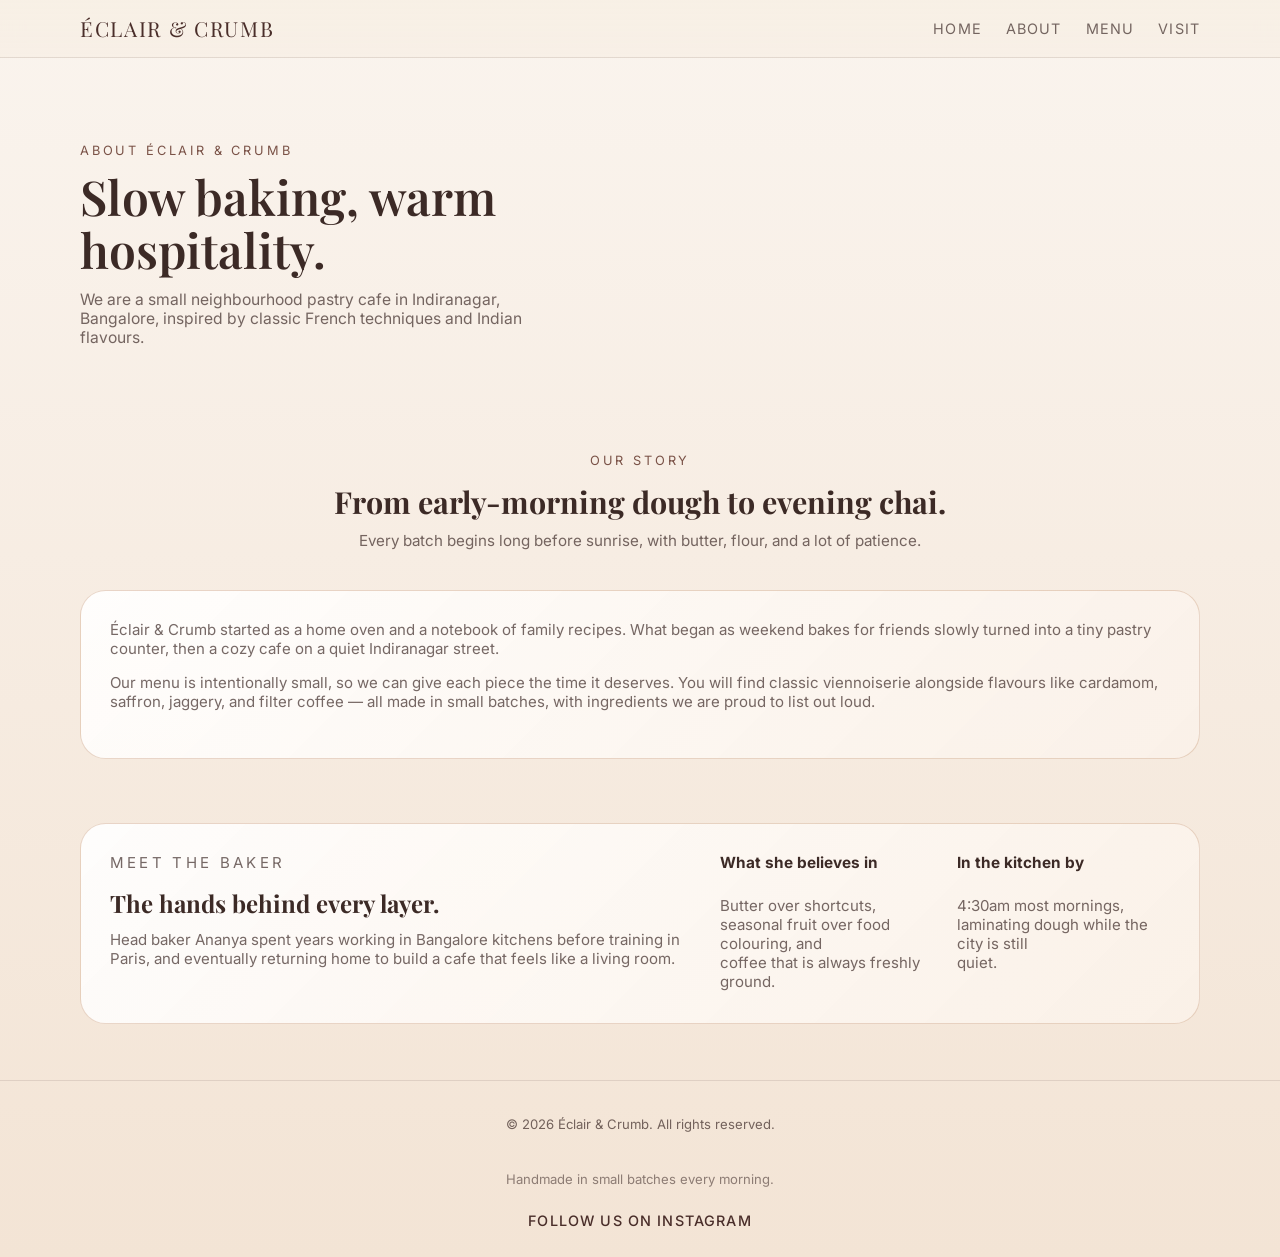
<file: about.html>
<!DOCTYPE html>
<html lang="en">
  <head>
    <!-- Google tag (gtag.js) -->
<script async src="https://www.googletagmanager.com/gtag/js?id=G-V8582F1HS0"></script>
<script>
  window.dataLayer = window.dataLayer || [];
  function gtag(){dataLayer.push(arguments);}
  gtag('js', new Date());

  gtag('config', 'G-V8582F1HS0');
</script>
    <meta charset="UTF-8" />
    <meta name="viewport" content="width=device-width, initial-scale=1.0" />
    <title>About | Éclair &amp; Crumb</title>
    <link rel="stylesheet" href="style.css" />
    <link rel="preconnect" href="https://fonts.googleapis.com" />
    <link rel="preconnect" href="https://fonts.gstatic.com" crossorigin />
    <link
      href="https://fonts.googleapis.com/css2?family=Playfair+Display:wght@500;600&family=Inter:wght@300;400;500&display=swap"
      rel="stylesheet"
    />
  </head>
  <body>
    <header class="site-header">
      <div class="container header-inner">
        <div class="logo">Éclair &amp; Crumb</div>
        <nav class="nav">
          <a href="index.html#hero">Home</a>
          <a href="about.html">About</a>
          <a href="menu-full.html">Menu</a>
          <a href="index.html#visit">Visit</a>
        </nav>
      </div>
    </header>

    <main>
      <section class="hero">
        <div class="container hero-inner">
          <div class="hero-text">
            <p class="eyebrow">About Éclair &amp; Crumb</p>
            <h1>Slow baking, warm hospitality.</h1>
            <p class="hero-subtitle">
              We are a small neighbourhood pastry cafe in Indiranagar, Bangalore,
              inspired by classic French techniques and Indian flavours.
            </p>
          </div>
        </div>
      </section>

      <section class="menu">
        <div class="container">
          <header class="section-header">
            <p class="eyebrow">Our Story</p>
            <h2>From early-morning dough to evening chai.</h2>
            <p class="section-subtitle">
              Every batch begins long before sunrise, with butter, flour, and a
              lot of patience.
            </p>
          </header>

          <div class="visit-inner">
            <div>
              <p>
                Éclair &amp; Crumb started as a home oven and a notebook of
                family recipes. What began as weekend bakes for friends slowly
                turned into a tiny pastry counter, then a cozy cafe on a quiet
                Indiranagar street.
              </p>
              <p>
                Our menu is intentionally small, so we can give each piece the
                time it deserves. You will find classic viennoiserie alongside
                flavours like cardamom, saffron, jaggery, and filter coffee —
                all made in small batches, with ingredients we are proud to list
                out loud.
              </p>
            </div>
          </div>
        </div>
      </section>

      <section class="visit">
        <div class="container visit-inner">
          <div>
            <p class="eyebrow">Meet the Baker</p>
            <h2>The hands behind every layer.</h2>
            <p>
              Head baker Ananya spent years working in Bangalore kitchens before
              training in Paris, and eventually returning home to build a cafe
              that feels like a living room.
            </p>
          </div>
          <div class="visit-details">
            <div>
              <h3>What she believes in</h3>
              <p>
                Butter over shortcuts, seasonal fruit over food colouring, and
                coffee that is always freshly ground.
              </p>
            </div>
            <div>
              <h3>In the kitchen by</h3>
              <p>
                4:30am most mornings, laminating dough while the city is still
                quiet.
              </p>
            </div>
          </div>
        </div>
      </section>
    </main>

    <footer class="site-footer">
      <div class="container footer-inner">
        <p>© <span id="year"></span> Éclair &amp; Crumb. All rights reserved.</p>
        <p class="footnote">Handmade in small batches every morning.</p>
        <a
          href="https://instagram.com/eclairandcrumb"
          class="social-link"
          target="_blank"
          rel="noopener noreferrer"
          >Follow us on Instagram</a
        >
      </div>
    </footer>

    <script>
      const yearSpan = document.getElementById("year");
      if (yearSpan) {
        yearSpan.textContent = new Date().getFullYear().toString();
      }
    </script>
  </body>
</html>
</file>
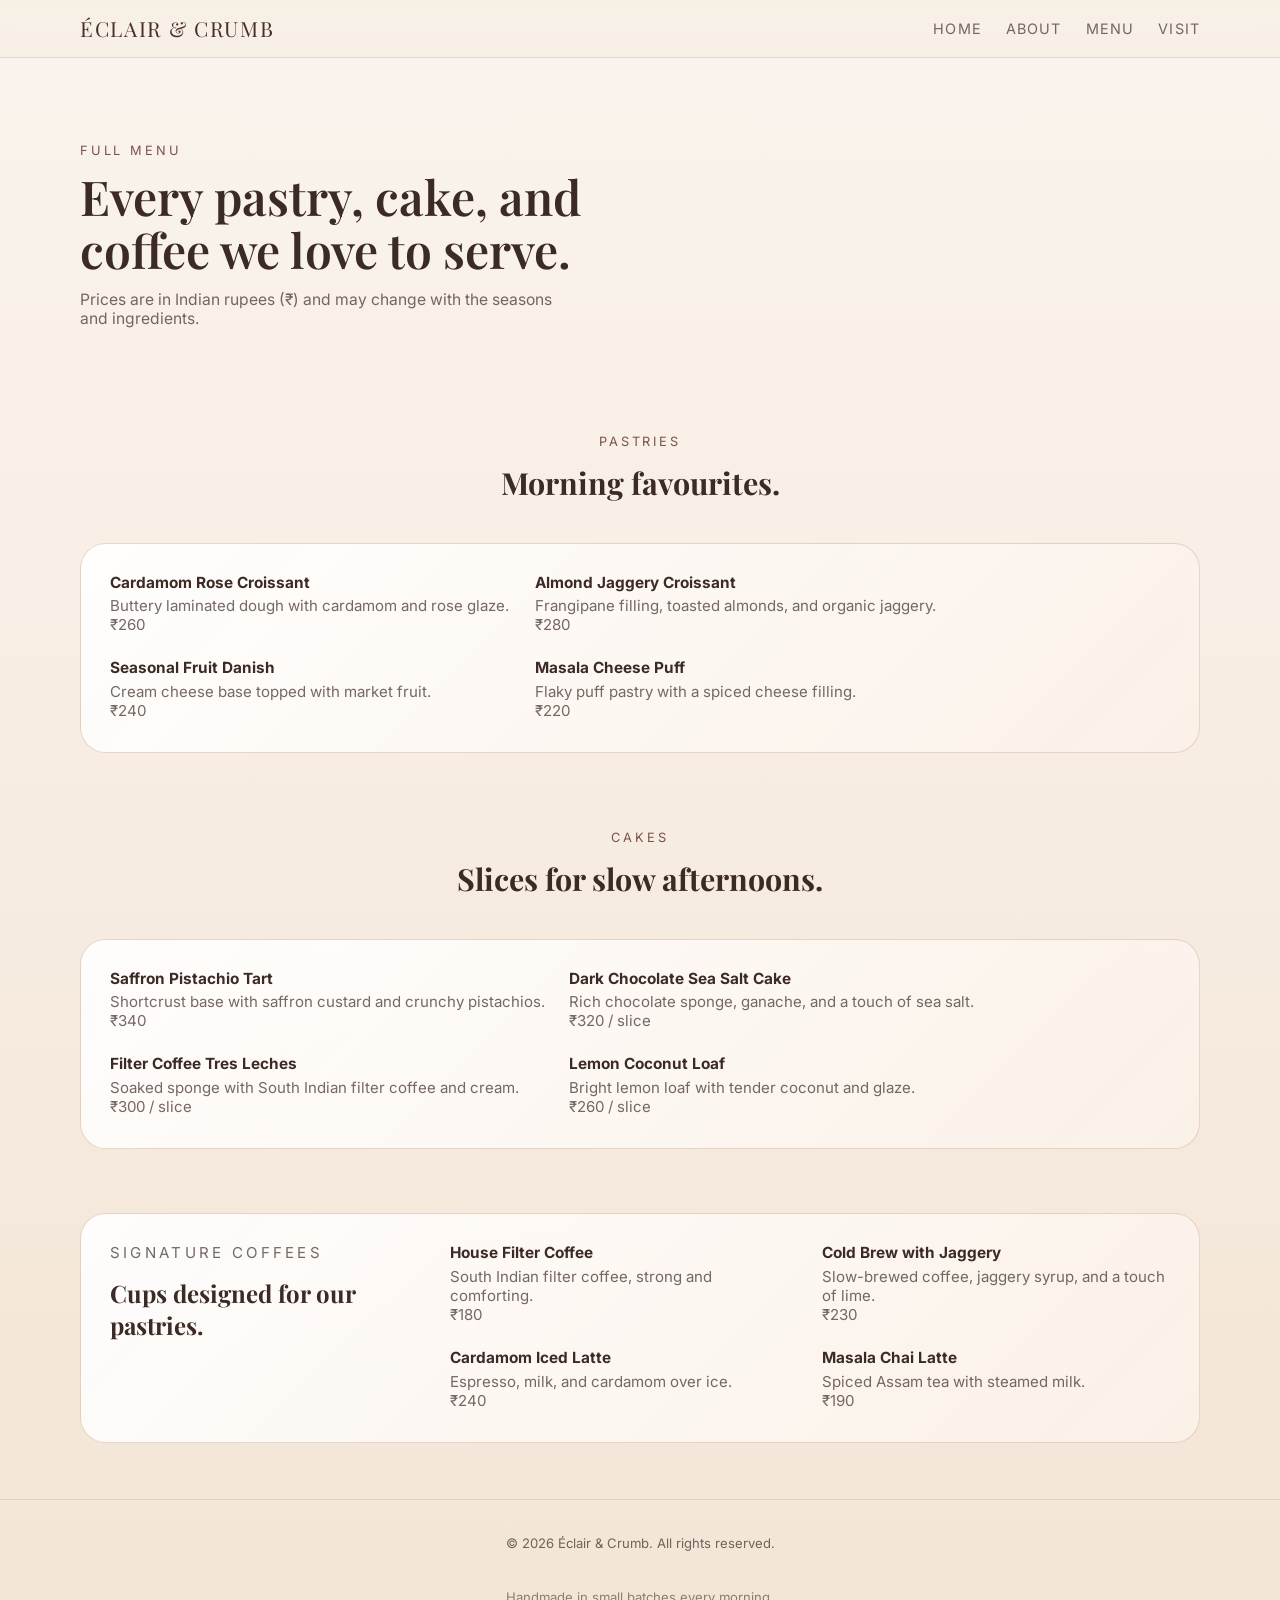
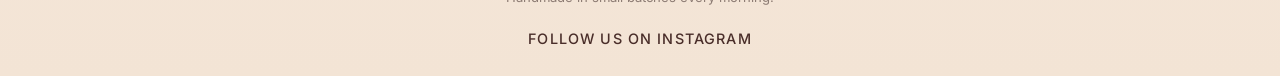
<file: menu-full.html>
<!DOCTYPE html>
<html lang="en">
  <head>
    <!-- Google tag (gtag.js) -->
<script async src="https://www.googletagmanager.com/gtag/js?id=G-V8582F1HS0"></script>
<script>
  window.dataLayer = window.dataLayer || [];
  function gtag(){dataLayer.push(arguments);}
  gtag('js', new Date());

  gtag('config', 'G-V8582F1HS0');
</script>
    <meta charset="UTF-8" />
    <meta name="viewport" content="width=device-width, initial-scale=1.0" />
    <title>Full Menu | Éclair &amp; Crumb</title>
    <link rel="stylesheet" href="style.css" />
    <link rel="preconnect" href="https://fonts.googleapis.com" />
    <link rel="preconnect" href="https://fonts.gstatic.com" crossorigin />
    <link
      href="https://fonts.googleapis.com/css2?family=Playfair+Display:wght@500;600&family=Inter:wght@300;400;500&display=swap"
      rel="stylesheet"
    />
  </head>
  <body>
    <header class="site-header">
      <div class="container header-inner">
        <div class="logo">Éclair &amp; Crumb</div>
        <nav class="nav">
          <a href="index.html#hero">Home</a>
          <a href="about.html">About</a>
          <a href="menu-full.html">Menu</a>
          <a href="index.html#visit">Visit</a>
        </nav>
      </div>
    </header>

    <main>
      <section class="hero">
        <div class="container hero-inner">
          <div class="hero-text">
            <p class="eyebrow">Full Menu</p>
            <h1>Every pastry, cake, and coffee we love to serve.</h1>
            <p class="hero-subtitle">
              Prices are in Indian rupees (₹) and may change with the seasons and
              ingredients.
            </p>
          </div>
        </div>
      </section>

      <section class="menu">
        <div class="container">
          <header class="section-header">
            <p class="eyebrow">Pastries</p>
            <h2>Morning favourites.</h2>
          </header>

          <div class="visit-inner">
            <div class="visit-details">
              <div>
                <h3>Cardamom Rose Croissant</h3>
                <p>Buttery laminated dough with cardamom and rose glaze.</p>
                <p class="price">₹260</p>
              </div>
              <div>
                <h3>Almond Jaggery Croissant</h3>
                <p>Frangipane filling, toasted almonds, and organic jaggery.</p>
                <p class="price">₹280</p>
              </div>
              <div>
                <h3>Seasonal Fruit Danish</h3>
                <p>Cream cheese base topped with market fruit.</p>
                <p class="price">₹240</p>
              </div>
              <div>
                <h3>Masala Cheese Puff</h3>
                <p>Flaky puff pastry with a spiced cheese filling.</p>
                <p class="price">₹220</p>
              </div>
            </div>
          </div>
        </div>
      </section>

      <section class="menu">
        <div class="container">
          <header class="section-header">
            <p class="eyebrow">Cakes</p>
            <h2>Slices for slow afternoons.</h2>
          </header>

          <div class="visit-inner">
            <div class="visit-details">
              <div>
                <h3>Saffron Pistachio Tart</h3>
                <p>Shortcrust base with saffron custard and crunchy pistachios.</p>
                <p class="price">₹340</p>
              </div>
              <div>
                <h3>Dark Chocolate Sea Salt Cake</h3>
                <p>Rich chocolate sponge, ganache, and a touch of sea salt.</p>
                <p class="price">₹320 / slice</p>
              </div>
              <div>
                <h3>Filter Coffee Tres Leches</h3>
                <p>Soaked sponge with South Indian filter coffee and cream.</p>
                <p class="price">₹300 / slice</p>
              </div>
              <div>
                <h3>Lemon Coconut Loaf</h3>
                <p>Bright lemon loaf with tender coconut and glaze.</p>
                <p class="price">₹260 / slice</p>
              </div>
            </div>
          </div>
        </div>
      </section>

      <section class="visit">
        <div class="container visit-inner">
          <div>
            <p class="eyebrow">Signature Coffees</p>
            <h2>Cups designed for our pastries.</h2>
          </div>
          <div class="visit-details">
            <div>
              <h3>House Filter Coffee</h3>
              <p>South Indian filter coffee, strong and comforting.</p>
              <p class="price">₹180</p>
            </div>
            <div>
              <h3>Cold Brew with Jaggery</h3>
              <p>Slow-brewed coffee, jaggery syrup, and a touch of lime.</p>
              <p class="price">₹230</p>
            </div>
            <div>
              <h3>Cardamom Iced Latte</h3>
              <p>Espresso, milk, and cardamom over ice.</p>
              <p class="price">₹240</p>
            </div>
            <div>
              <h3>Masala Chai Latte</h3>
              <p>Spiced Assam tea with steamed milk.</p>
              <p class="price">₹190</p>
            </div>
          </div>
        </div>
      </section>
    </main>

    <footer class="site-footer">
      <div class="container footer-inner">
        <p>© <span id="year"></span> Éclair &amp; Crumb. All rights reserved.</p>
        <p class="footnote">Handmade in small batches every morning.</p>
        <a
          href="https://instagram.com/eclairandcrumb"
          class="social-link"
          target="_blank"
          rel="noopener noreferrer"
          >Follow us on Instagram</a
        >
      </div>
    </footer>

    <script>
      const yearSpan = document.getElementById("year");
      if (yearSpan) {
        yearSpan.textContent = new Date().getFullYear().toString();
      }
    </script>
  </body>
</html>
</file>
<file: style.css>
:root {
  --cream: #f7efe5;
  --cream-soft: #fbf5ee;
  --chocolate: #4a2e2a;
  --chocolate-soft: #7a5247;
  --accent: #c89b7b;
  --whatsapp: #25d366;
  --border-subtle: rgba(74, 46, 42, 0.12);
  --text-main: #3c2a26;
  --text-muted: rgba(60, 42, 38, 0.7);
  --white: #ffffff;
}

*,
*::before,
*::after {
  box-sizing: border-box;
}

html,
body {
  margin: 0;
  padding: 0;
}

body {
  font-family: "Inter", system-ui, -apple-system, BlinkMacSystemFont, "Segoe UI",
    sans-serif;
  color: var(--text-main);
  background: linear-gradient(180deg, #faf4ee 0%, #f3e4d5 100%);
  -webkit-font-smoothing: antialiased;
}

img {
  max-width: 100%;
  display: block;
}

.container {
  width: min(1120px, 100% - 3rem);
  margin-inline: auto;
}

.site-header {
  position: sticky;
  top: 0;
  z-index: 20;
  backdrop-filter: blur(10px);
  background: linear-gradient(
      to bottom,
      rgba(247, 239, 229, 0.94),
      rgba(247, 239, 229, 0.9)
    );
  border-bottom: 1px solid var(--border-subtle);
}

.header-inner {
  display: flex;
  align-items: center;
  justify-content: space-between;
  padding-block: 0.9rem;
}

.logo {
  font-family: "Playfair Display", "Times New Roman", serif;
  font-size: 1.3rem;
  letter-spacing: 0.08em;
  text-transform: uppercase;
  color: var(--chocolate);
}

.nav {
  display: flex;
  gap: 1.5rem;
  font-size: 0.9rem;
}

.nav a {
  text-decoration: none;
  color: var(--text-muted);
  letter-spacing: 0.08em;
  text-transform: uppercase;
  position: relative;
}

.nav a::after {
  content: "";
  position: absolute;
  left: 0;
  bottom: -0.35rem;
  width: 0;
  height: 1px;
  background-color: var(--chocolate);
  transition: width 0.2s ease;
}

.nav a:hover::after,
.nav a:focus-visible::after {
  width: 100%;
}

.hero {
  padding: 4.5rem 0 4rem;
}

.hero-inner {
  display: grid;
  grid-template-columns: minmax(0, 1.1fr) minmax(0, 1fr);
  gap: 3rem;
  align-items: center;
}

.hero-text h1 {
  font-family: "Playfair Display", "Times New Roman", serif;
  font-weight: 600;
  font-size: clamp(2.2rem, 4vw, 3rem);
  line-height: 1.1;
  margin: 0.4rem 0 0.9rem;
}

.hero-subtitle {
  margin: 0 0 1.8rem;
  font-size: 0.98rem;
  max-width: 30rem;
  color: var(--text-muted);
}

.hero-actions {
  display: flex;
  flex-wrap: wrap;
  gap: 0.75rem;
  margin-bottom: 1rem;
}

.btn {
  padding: 0.7rem 1.4rem;
  border-radius: 999px;
  font-size: 0.9rem;
  letter-spacing: 0.08em;
  text-transform: uppercase;
  border: 1px solid transparent;
  cursor: pointer;
  text-decoration: none;
  display: inline-flex;
  align-items: center;
  justify-content: center;
  transition: background-color 0.18s ease, color 0.18s ease,
    box-shadow 0.18s ease, border-color 0.18s ease;
}

.btn.primary {
  background-color: var(--chocolate);
  color: var(--cream-soft);
  box-shadow: 0 10px 25px rgba(74, 46, 42, 0.25);
}

.btn.primary:hover {
  background-color: #3c231e;
}

.btn.ghost {
  background-color: transparent;
  color: var(--chocolate-soft);
  border-color: rgba(74, 46, 42, 0.22);
}

.btn.ghost:hover {
  background-color: rgba(250, 244, 238, 0.8);
}

.btn.btn-whatsapp {
  margin-top: 0.7rem;
  background-color: var(--whatsapp);
  color: #ffffff;
  font-size: 0.8rem;
  padding-inline: 1.2rem;
  box-shadow: 0 10px 22px rgba(37, 211, 102, 0.3);
}

.btn.btn-whatsapp:hover {
  background-color: #1ebe5c;
}

.note {
  font-size: 0.82rem;
  color: var(--text-muted);
}

.craft-note {
  font-style: italic;
}

.hero-image-wrapper {
  position: relative;
}

.hero-image-wrapper::before {
  content: "";
  position: absolute;
  inset: 7%;
  border-radius: 1.7rem;
  background: radial-gradient(
    circle at top left,
    rgba(255, 255, 255, 0.9),
    rgba(200, 155, 123, 0.3)
  );
  z-index: 0;
}

.hero-image {
  position: relative;
  z-index: 1;
  border-radius: 1.8rem;
  box-shadow: 0 26px 60px rgba(74, 46, 42, 0.4);
  border: 6px solid rgba(255, 255, 255, 0.85);
  object-fit: cover;
  max-height: 520px;
  width: 100%;
}

.eyebrow {
  text-transform: uppercase;
  letter-spacing: 0.22em;
  font-size: 0.8rem;
  color: var(--chocolate-soft);
}

.section-header {
  text-align: center;
  margin-bottom: 2.5rem;
}

.section-header h2 {
  font-family: "Playfair Display", "Times New Roman", serif;
  font-size: 1.9rem;
  margin: 0.4rem 0 0.6rem;
}

.section-subtitle {
  margin: 0;
  font-size: 0.95rem;
  color: var(--text-muted);
}

.menu {
  padding: 0 0 4rem;
}

.card-grid {
  display: grid;
  grid-template-columns: repeat(3, minmax(0, 1fr));
  gap: 1.75rem;
}

.card {
  background: radial-gradient(
      circle at top left,
      rgba(255, 255, 255, 0.85),
      rgba(255, 255, 255, 0.95)
    ),
    var(--cream-soft);
  border-radius: 1.4rem;
  overflow: hidden;
  border: 1px solid rgba(255, 255, 255, 0.8);
  box-shadow: 0 16px 40px rgba(74, 46, 42, 0.14);
  display: flex;
  flex-direction: column;
}

.card-image-wrapper {
  overflow: hidden;
  height: 210px;
  background-size: cover;
  background-position: center;
  background-repeat: no-repeat;
}

.card-body {
  padding: 1.3rem 1.4rem 1.4rem;
}

.card-heading {
  display: flex;
  align-items: baseline;
  justify-content: space-between;
  gap: 0.75rem;
  margin-bottom: 0.45rem;
}

.card-heading h3 {
  font-size: 1.05rem;
  margin: 0;
}

.price {
  font-size: 0.95rem;
  color: var(--chocolate-soft);
}

.card-body p {
  font-size: 0.9rem;
  margin: 0 0 0.35rem;
  color: var(--text-muted);
}

.tagline {
  font-size: 0.8rem;
  text-transform: uppercase;
  letter-spacing: 0.16em;
  color: var(--accent);
}

.visit {
  padding: 0 0 3.5rem;
}

.visit-inner {
  display: flex;
  justify-content: space-between;
  align-items: flex-start;
  gap: 2.5rem;
  padding: 1.8rem 1.8rem 2rem;
  border-radius: 1.6rem;
  border: 1px solid rgba(200, 155, 123, 0.4);
  background: linear-gradient(
    135deg,
    rgba(255, 255, 255, 0.9),
    rgba(250, 241, 232, 0.95)
  );
}

.visit-inner h2 {
  font-family: "Playfair Display", "Times New Roman", serif;
  margin: 0.4rem 0 0.7rem;
}

.visit-inner p {
  margin-top: 0;
  color: var(--text-muted);
  font-size: 0.94rem;
}

.visit-details {
  display: grid;
  grid-template-columns: repeat(2, minmax(0, 1fr));
  gap: 1.5rem;
}

.visit-details h3 {
  margin: 0 0 0.3rem;
  font-size: 0.96rem;
}

.visit-details p {
  margin: 0;
  white-space: pre-line;
}

.site-footer {
  padding: 1.4rem 0 1.8rem;
  border-top: 1px solid var(--border-subtle);
}

.footer-inner {
  display: flex;
  flex-wrap: wrap;
  flex-direction: column;
  align-items: center;
  justify-content: center;
  gap: 0.75rem;
  font-size: 0.82rem;
  color: var(--text-muted);
}

.footnote {
  opacity: 0.8;
}

.social-link {
  font-size: 0.9rem;
  text-decoration: none;
  color: var(--chocolate);
  font-weight: 500;
  letter-spacing: 0.08em;
  text-transform: uppercase;
}

.social-link:hover,
.social-link:focus-visible {
  color: var(--accent);
}

@media (max-width: 860px) {
  .hero-inner {
    grid-template-columns: minmax(0, 1fr);
  }

  .hero-image-wrapper {
    order: -1;
  }

  .hero {
    padding-top: 3.3rem;
  }

  .visit-inner {
    flex-direction: column;
  }
}

@media (max-width: 720px) {
  .header-inner {
    padding-block: 0.7rem;
  }

  .nav {
    gap: 1rem;
    font-size: 0.8rem;
  }

  .card-grid {
    grid-template-columns: minmax(0, 1fr);
  }

  .visit-details {
    grid-template-columns: minmax(0, 1fr);
  }
}

@media (max-width: 480px) {
  .container {
    width: min(100% - 2rem, 100%);
  }

  .hero-actions {
    flex-direction: column;
    align-items: stretch;
  }

  .hero-image {
    max-height: 320px;
  }
}
</file>
